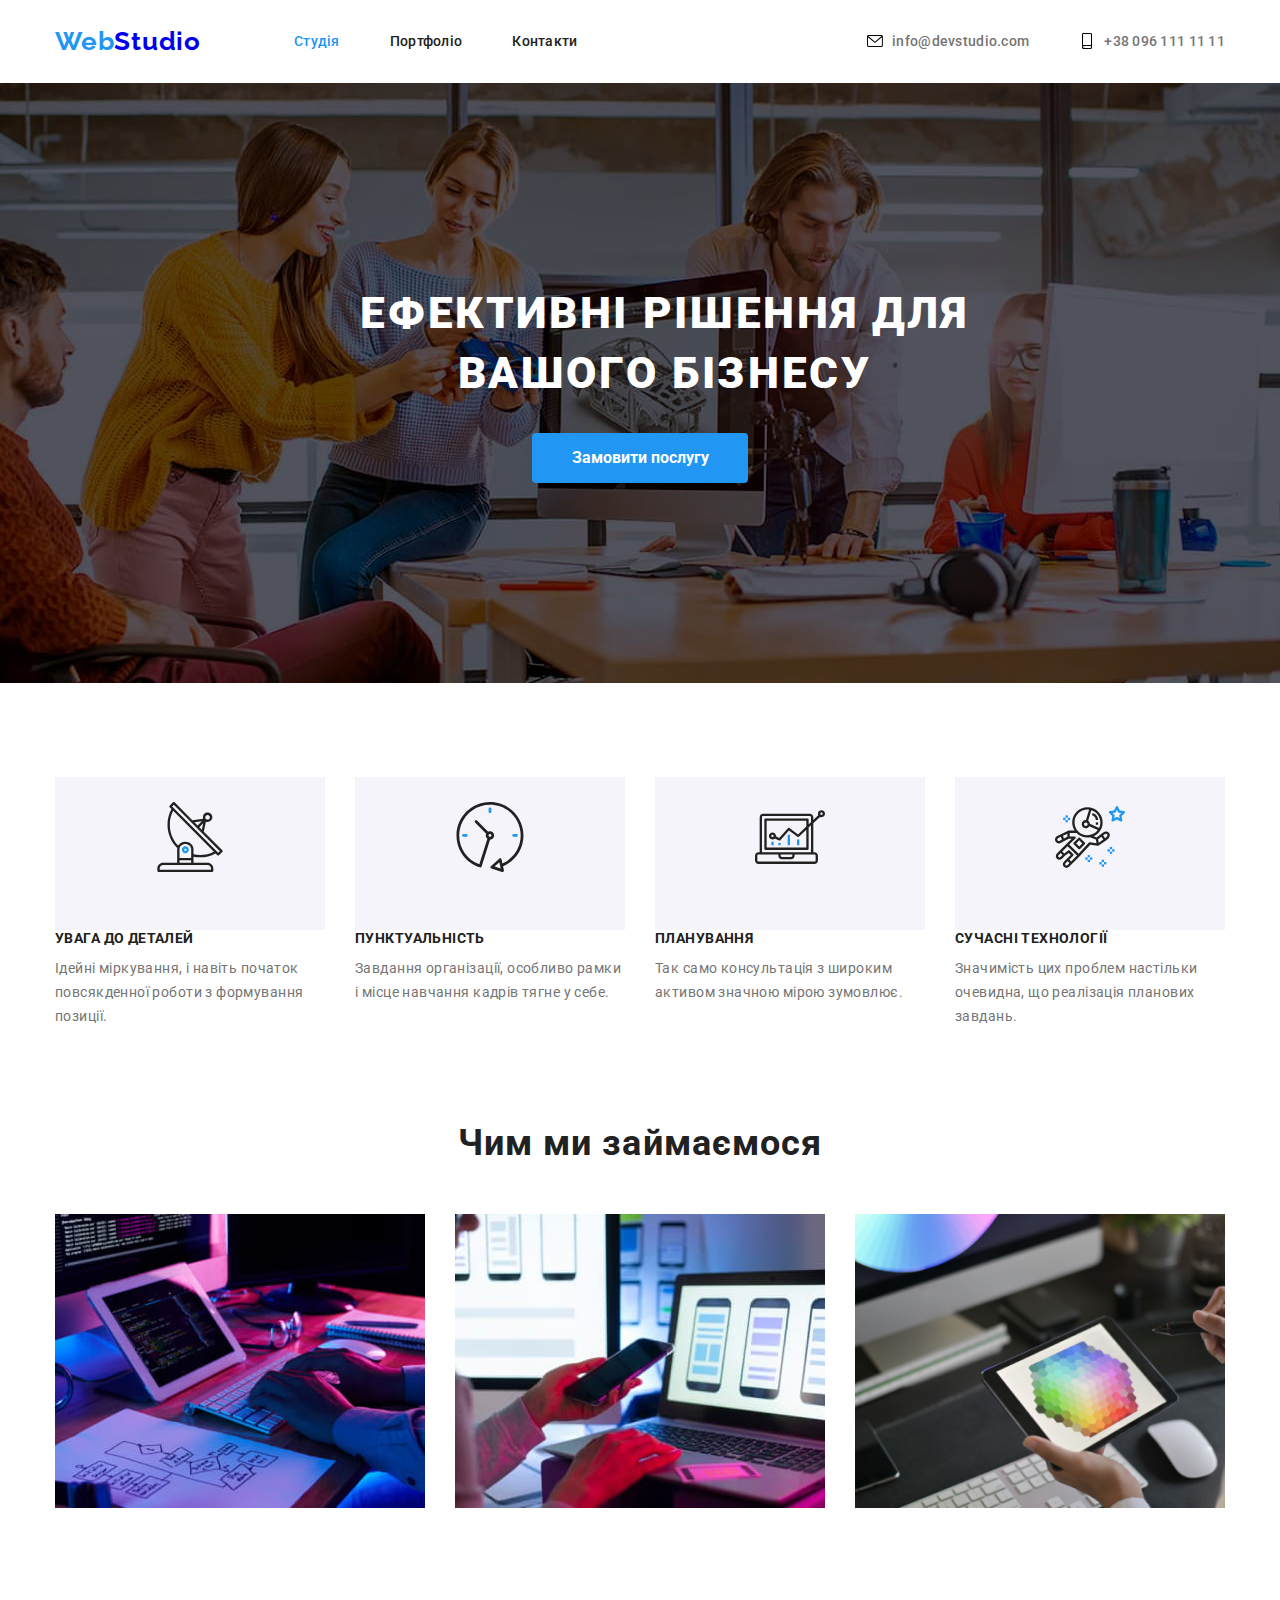
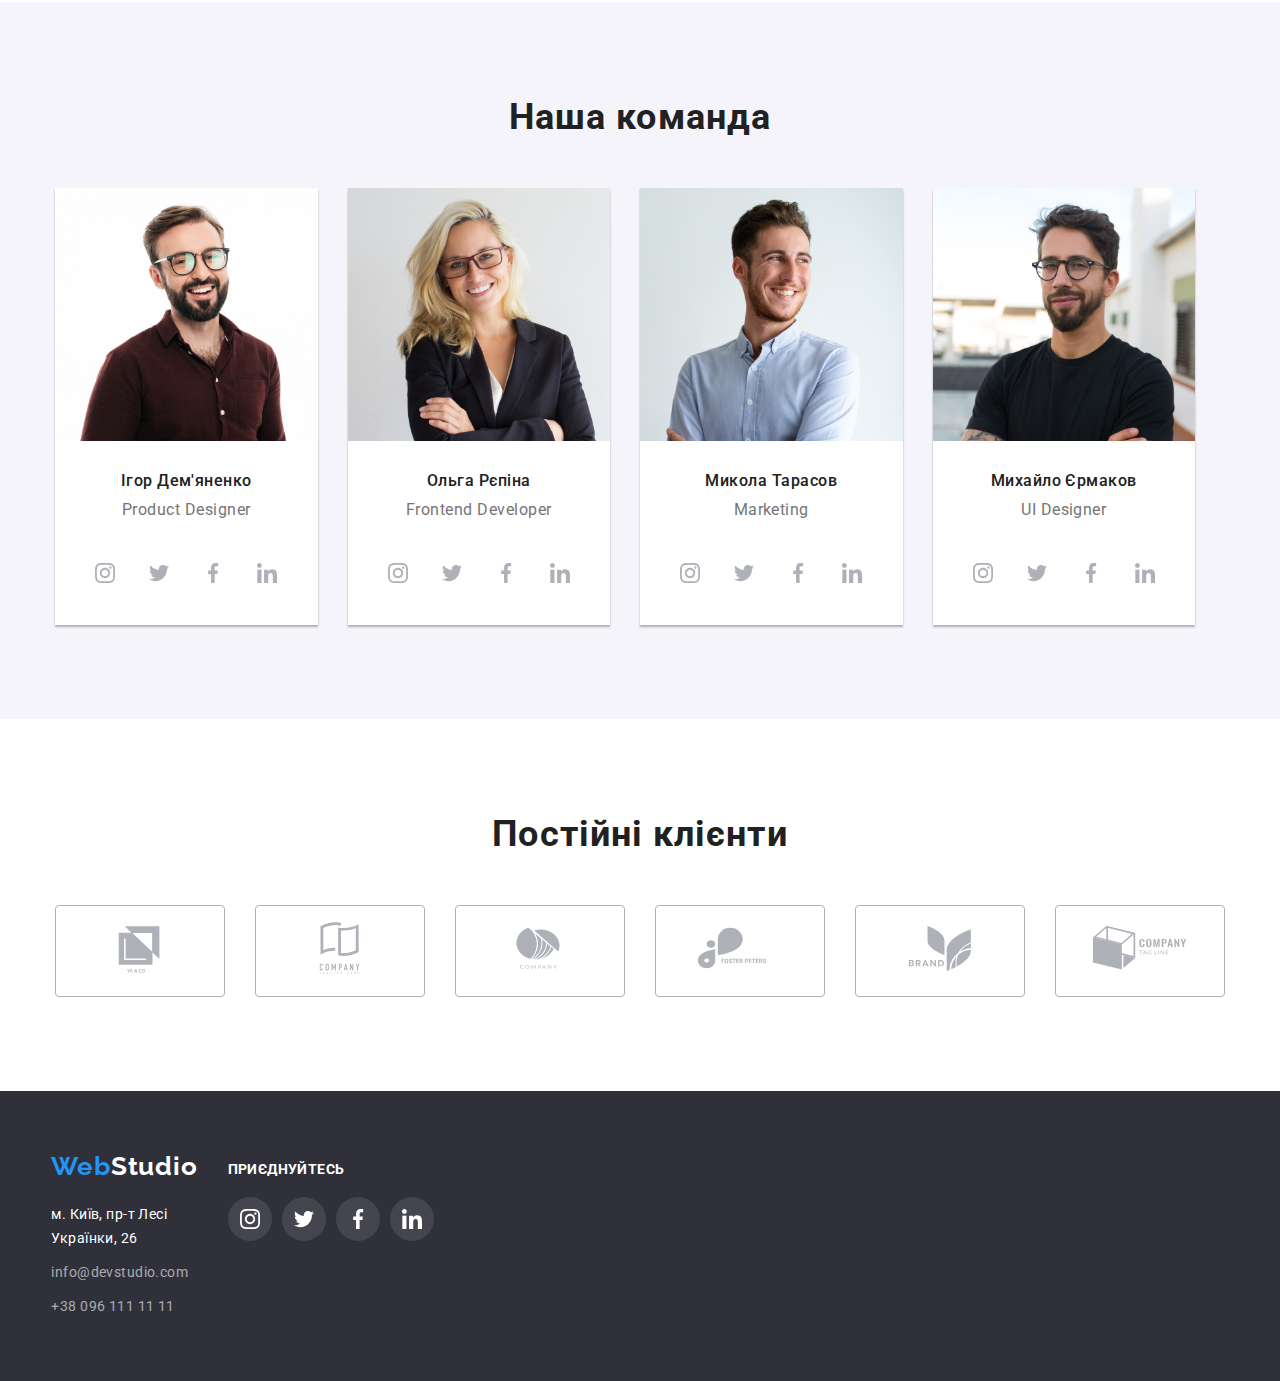
<file: index.html>
<!DOCTYPE html>
<html lang="uk">
  <head>
    <meta charset="UTF-8" />
    <meta http-equiv="X-UA-Compatible" content="IE=edge" />
    <meta name="viewport" content="width=device-width, initial-scale=1.0" />
    <title>Document</title>
    <link rel="preconnect" href="https://fonts.googleapis.com" />
    <link rel="preconnect" href="https://fonts.gstatic.com" crossorigin />
    <link
      href="https://fonts.googleapis.com/css2?family=Raleway:wght@700&family=Roboto:wght@400;500;700;900&display=swap"
      rel="stylesheet"
    />
    <link
      rel="stylesheet"
      href="https://cdnjs.cloudflare.com/ajax/libs/modern-normalize/1.1.0/modern-normalize.min.css"
    />
    <link rel="stylesheet" href="./css/styles.css" />
  </head>
  <body>
    <header class="header">
      <div class="container header-container">
        <!-- Навигация -->
        <nav class="header-container">
          <a href="./index.html" class="header-logo link"
            ><span class="web-style">Web</span>Studio</a
          >
          <ul class="header-nav-list list">
            <li class="header-list-item">
              <a
                class="header-list-link header-active-link current link"
                href="./index.html"
                >Студія</a
              >
            </li>
            <li class="header-list-item">
              <a
                class="header-list-link header-active-link link"
                href="./portfolio.html"
                >Портфоліо</a
              >
            </li>
            <li class="header-list-item">
              <a
                class="header-list-link header-active-link link"
                href="#contacts"
                >Контакти</a
              >
            </li>
          </ul>
        </nav>
        <ul class="header-contacts header-container list">
          <li class="contacts-list-item">
            <svg class="header-icon" width="16" height="12">
              <use href="./images/icons.svg#icon-envelope"></use>
            </svg>
            <a
              class="header-contacts-link header-active-link link"
              href="mailto:info@devstudio.com"
              >info@devstudio.com</a
            >
          </li>
          <li class="contacts-list-item">
            <svg class="header-icon" width="16" height="16">
              <use href="./images/icons.svg#icon-smartphone"></use>
            </svg>
            <a
              class="header-contacts-link header-active-link link"
              href="tel:+380961111111"
              >+38 096 111 11 11</a
            >
          </li>
        </ul>
      </div>
    </header>

    <!-- Уникальный контент этой страницы -->
    <main>
      <section class="hero overlay-hero">
        <div class="hero-div container">
          <h1 class="hero-text">Ефективні рішення для вашого бізнесу</h1>
          <button type="button" class="hero-button">Замовити послугу</button>
        </div>
      </section>
      <section class="main-list-item">
        <div class="container">
          <!-- визуально скрытый -->
          <h2 class="visually-hidden">h2 main</h2>
          <div class="main-div-list">
          <ul class="main-list-link list">
            <li class="main-link-item">
              <div class="icon-main-div">
                <svg class="icon-main" height="70" width="70">
                <use href="./images/icons.svg#icon-antenna"></use>
              </svg>
              </div>
              
              <h3 class="main-list-topic list">УВАГА ДО ДЕТАЛЕЙ</h2>
              <p class="main-list-paragraph">
                Ідейні міркування, і навіть початок повсякденної роботи з
                формування позиції.
              </p>
            </li>

            <li class="main-link-item">
              <div class="icon-main-div">
                <svg class="icon-main" height="70" width="70">
                <use href="./images/icons.svg#icon-clock"></use>
              </svg>

              </div>

              <h3 class="main-list-topic list">ПУНКТУАЛЬНІСТЬ</h2>
              <p class="main-list-paragraph">
                Завдання організації, особливо рамки і місце навчання кадрів
                тягне у себе.
              </p>
            </li>

            <li class="main-link-item">
              <div class="icon-main-div">
                <svg class="icon-main" height="70" width="70">
                <use href="./images/icons.svg#icon-diagram"></use>
              </svg>

              </div>
              
              <h3 class="main-list-topic list">ПЛАНУВАННЯ</h2>
              <p class="main-list-paragraph">
                Так само консультація з широким активом значною мірою зумовлює.
              </p>
            </li>

            <li class="main-link-item">
              <div class="icon-main-div">
              <svg class="icon-main" height="70" width="70">
                <use href="./images/icons.svg#icon-astronaut"></use>
              </svg>
              </div>
              <h3 class="main-list-topic list">СУЧАСНІ ТЕХНОЛОГІЇ</h2>
              <p class="main-list-paragraph">
                Значимість цих проблем настільки очевидна, що реалізація
                планових завдань.
              </p>
            </li>
          </ul>
          </div>
        </div>
      </section>
      <section class="team-section">
        <div class="container">
          <h2 class="team-topic">Чим ми займаємося</h2>
          <ul class="teamjob-images-list list">
            <li class="team-images-link">
              <img
                src="./images/comp.jpg"
                alt="программирует на пк"
                width="370"
              />
            </li>
            <li class="team-images-link">
              <img src="./images/tel.jpg" alt="телефон" width="370" />
            </li>
            <li class="team-images-link">
              <img src="./images/kub.png" alt="дизайн куба" width="370" />
            </li>
          </ul>
        </div>
      </section>

      <section class="our-team-group">
        <div class="container">
          <h2 class="team-topic">Наша команда</h2>
          <ul class="team-list-photo list">
            <li class="team-portrait-list">
              <img
                src="./images/img-3.jpg"
                width="270"
                alt="Product Designer"
              />
              <div class="team-portrait-text">
                <h3 class="team-names">Ігор Дем'яненко</h3>
                <p class="team-labor">Product Designer</p>
                <ul class="social-icons list">
                  <li class="social-items">
                    <a href="" class="social-link link"
                      ><svg class="social-icon">
                        <use
                          href="./images/icons.svg#icon-instagram"
                        ></use></svg
                    ></a>
                  </li>
                  <li class="social-items">
                    <a href="" class="social-link link"
                      ><svg class="social-icon">
                        <use href="./images/icons.svg#icon-twitter"></use></svg
                    ></a>
                  </li>
                  <li class="social-items">
                    <a href="" class="social-link link"
                      ><svg class="social-icon">
                        <use href="./images/icons.svg#icon-facebook"></use></svg
                    ></a>
                  </li>
                  <li class="social-items">
                    <a href="" class="social-link link"
                      ><svg class="social-icon">
                        <use href="./images/icons.svg#icon-linkedin"></use></svg
                    ></a>
                  </li>
                </ul>
              </div>
            </li>
            <li class="team-portrait-list">
              <img
                src="./images/img-2.jpg"
                width="270"
                alt="Frontend Developer"
              />
              <div class="team-portrait-text">
                <h3 class="team-names">Ольга Рєпіна</h3>
                <p class="team-labor">Frontend Developer</p>
                <ul class="social-icons list">
                  <li class="social-items">
                    <a href="" class="social-link link"
                      ><svg class="social-icon">
                        <use
                          href="./images/icons.svg#icon-instagram"
                        ></use></svg
                    ></a>
                  </li>
                  <li class="social-items">
                    <a href="" class="social-link link"
                      ><svg class="social-icon">
                        <use href="./images/icons.svg#icon-twitter"></use></svg
                    ></a>
                  </li>
                  <li class="social-items">
                    <a href="" class="social-link link"
                      ><svg class="social-icon">
                        <use href="./images/icons.svg#icon-facebook"></use></svg
                    ></a>
                  </li>
                  <li class="social-items">
                    <a href="" class="social-link link"
                      ><svg class="social-icon">
                        <use href="./images/icons.svg#icon-linkedin"></use></svg
                    ></a>
                  </li>
                </ul>
              </div>
            </li>
            <li class="team-portrait-list">
              <img src="./images/img-1.jpg" width="270" alt="Marketing" />
              <div class="team-portrait-text">
                <h3 class="team-names">Микола Тарасов</h3>
                <p class="team-labor">Marketing</p>
                <ul class="social-icons list">
                  <li class="social-items">
                    <a href="" class="social-link link"
                      ><svg class="social-icon">
                        <use
                          href="./images/icons.svg#icon-instagram"
                        ></use></svg
                    ></a>
                  </li>
                  <li class="social-items">
                    <a href="" class="social-link link"
                      ><svg class="social-icon">
                        <use href="./images/icons.svg#icon-twitter"></use></svg
                    ></a>
                  </li>
                  <li class="social-items">
                    <a href="" class="social-link link"
                      ><svg class="social-icon">
                        <use href="./images/icons.svg#icon-facebook"></use></svg
                    ></a>
                  </li>
                  <li class="social-items">
                    <a href="" class="social-link link"
                      ><svg class="social-icon">
                        <use href="./images/icons.svg#icon-linkedin"></use></svg
                    ></a>
                  </li>
                </ul>
              </div>
            </li>
            <li class="team-portrait-list">
              <img src="./images/img-(3).jpg" width="270" alt="UI Designer" />
              <div class="team-portrait-text">
                <h3 class="team-names">Михайло Єрмаков</h3>
                <p class="team-labor">UI Designer</p>
                <ul class="social-icons list">
                  <li class="social-items">
                    <a href="" class="social-link link"
                      ><svg class="social-icon">
                        <use
                          href="./images/icons.svg#icon-instagram"
                        ></use></svg
                    ></a>
                  </li>
                  <li class="social-items">
                    <a href="" class="social-link link"
                      ><svg class="social-icon">
                        <use href="./images/icons.svg#icon-twitter"></use></svg
                    ></a>
                  </li>
                  <li class="social-items">
                    <a href="" class="social-link link"
                      ><svg class="social-icon">
                        <use href="./images/icons.svg#icon-facebook"></use></svg
                    ></a>
                  </li>
                  <li class="social-items">
                    <a href="" class="social-link link"
                      ><svg class="social-icon">
                        <use href="./images/icons.svg#icon-linkedin"></use></svg
                    ></a>
                  </li>
                </ul>
              </div>
            </li>
          </ul>
        </div>
      </section>
      <!-- Our clients -->
      <section class="our-clients">
        <div class="container">
          <h2 class="team-topic">Постійні клієнти</h2>
          <ul class="clients-icons list">
            <li class="logo-items">
              <a href=""
                ><svg class="clients-logo">
                  <use href="./images/icons.svg#icon-logo-first"></use></svg
              ></a>
            </li>
            <li class="logo-items">
              <a href=""
                ><svg class="clients-logo">
                  <use href="./images/icons.svg#icon-logo-second"></use></svg
              ></a>
            </li>
            <li class="logo-items">
              <a href=""
                ><svg class="clients-logo">
                  <use href="./images/icons.svg#icon-logo-third"></use></svg
              ></a>
            </li>
            <li class="logo-items">
              <a href=""
                ><svg class="clients-logo">
                  <use href="./images/icons.svg#icon-logo-four"></use></svg
              ></a>
            </li>
            <li class="logo-items">
              <a href=""
                ><svg class="clients-logo">
                  <use href="./images/icons.svg#icon-logo-five"></use></svg
              ></a>
            </li>
            <li class="logo-items">
              <a href=""
                ><svg class="clients-logo">
                  <use href="./images/icons.svg#icon-logo-six"></use></svg
              ></a>
            </li>
          </ul>
        </div>
      </section>
    </main>

    <!-- футер -->
    <footer class="footer">
      <div class="footer-address container">
        <a href="./index.html" class="footer-logo link"
          ><span class="web-style">Web</span>Studio</a
        >
        <address class="fotter-address">
          <ul class="footer-address-list list">
            <li>
              <a
                class="footer-map link"
                href="https://goo.gl/maps/VGLmBFfd4AsAkcc5A"
                >м. Київ, пр-т Лесі Українки, 26</a
              >
            </li>
            <li class="footer-contacts-link">
              <a class="footer-contacts link" href="mailto:info@devstudio.com"
                >info@devstudio.com</a
              >
            </li>
            <li class="footer-contacts-link">
              <a class="footer-contacts link" href="tel:+380961111111"
                >+38 096 111 11 11</a
              >
            </li>
          </ul>
        </address>
      </div>
      <div class="social-footer container">
        <strong class="footer-social-text">приєднуйтесь</strong>
        <ul class="footer-social-icons list link">
                  <li class="footer-social-items">
                    <a href="" class="footer-social-link link"
                      ><svg class="social-icon">
                        <use
                          href="./images/icons.svg#icon-instagram"
                        ></use></svg
                    ></a>
                  </li>
                  <li class="footer-social-items">
                    <a href="" class="footer-social-link link"
                      ><svg class="social-icon">
                        <use href="./images/icons.svg#icon-twitter"></use></svg
                    ></a>
                  </li>
                  <li class="footer-social-items">
                    <a href="" class="footer-social-link link"
                      ><svg class="social-icon">
                        <use href="./images/icons.svg#icon-facebook"></use></svg
                    ></a>
                  </li>
                  <li class="footer-social-items">
                    <a href="" class="footer-social-link link"
                      ><svg class="social-icon">
                        <use href="./images/icons.svg#icon-linkedin"></use></svg
                    ></a>
                  </li>
                </ul>
      </div>
    </footer>
  </body>
</html>
</file>
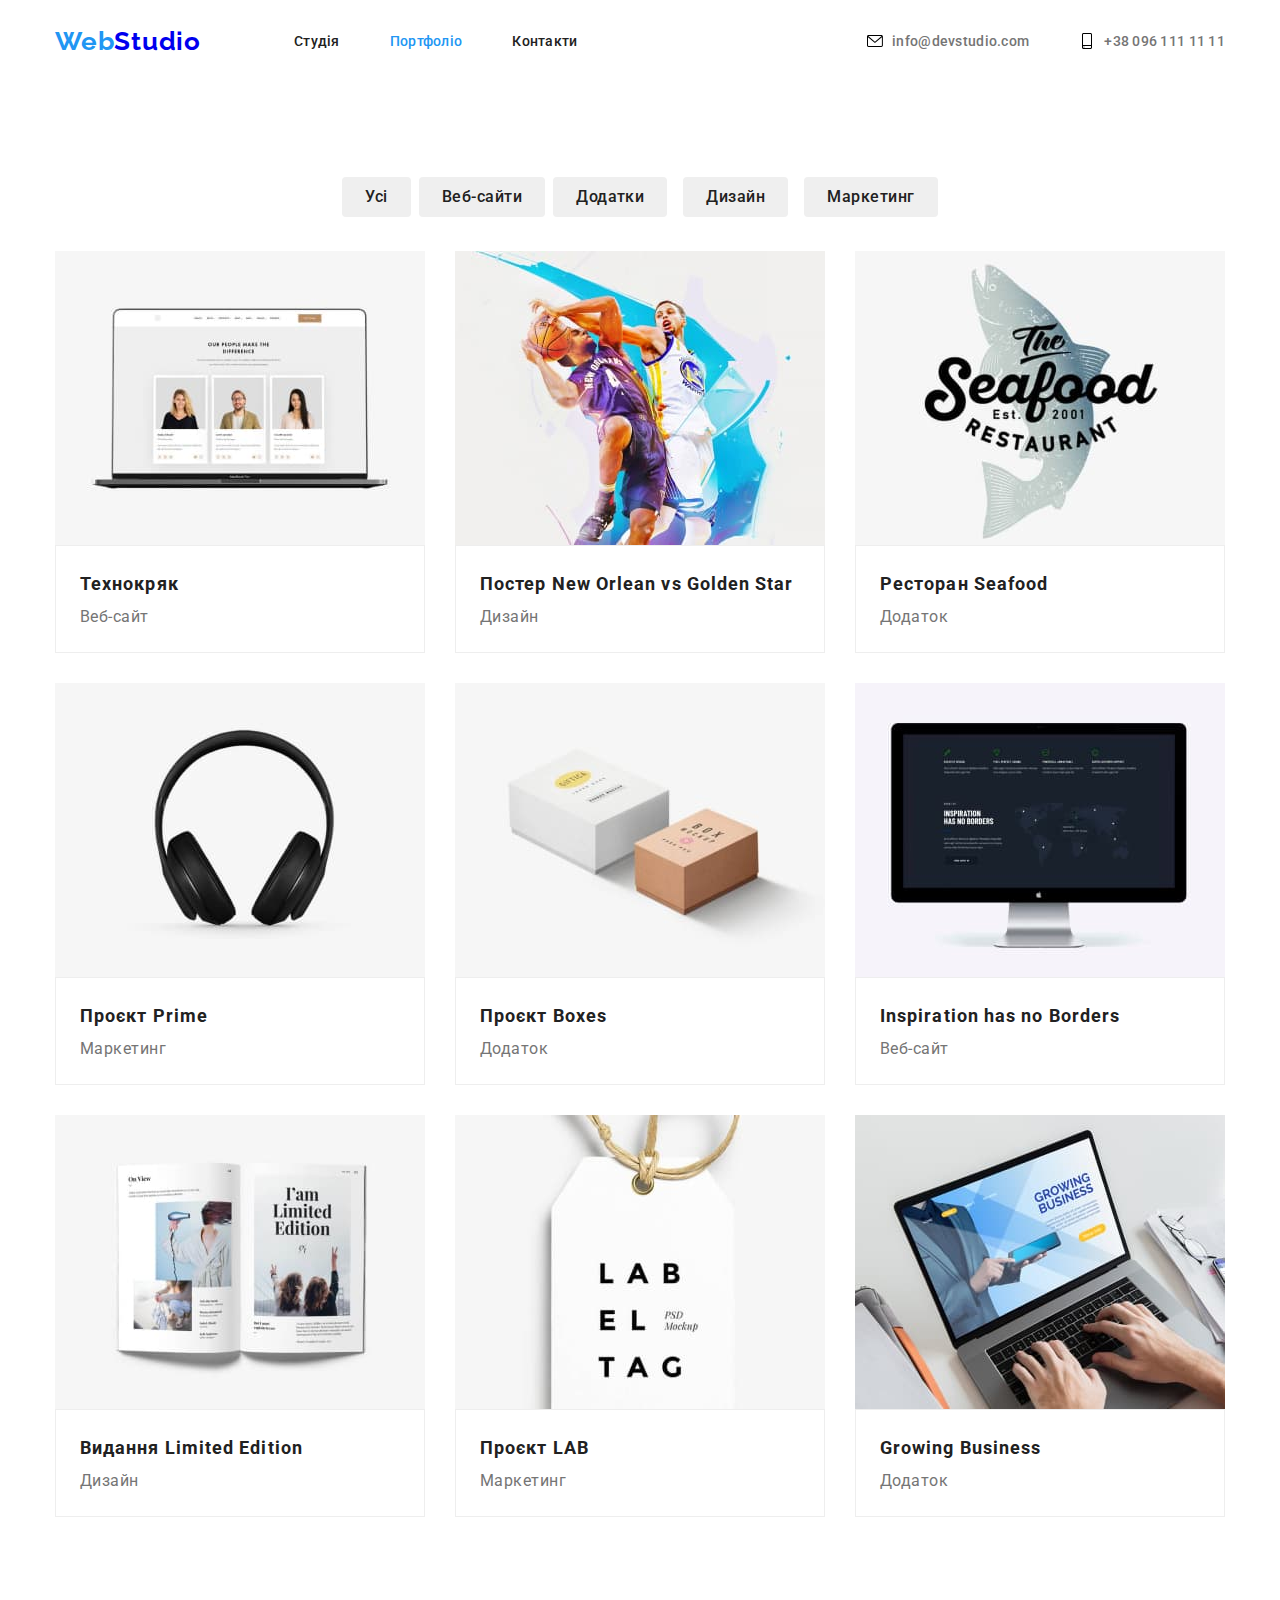
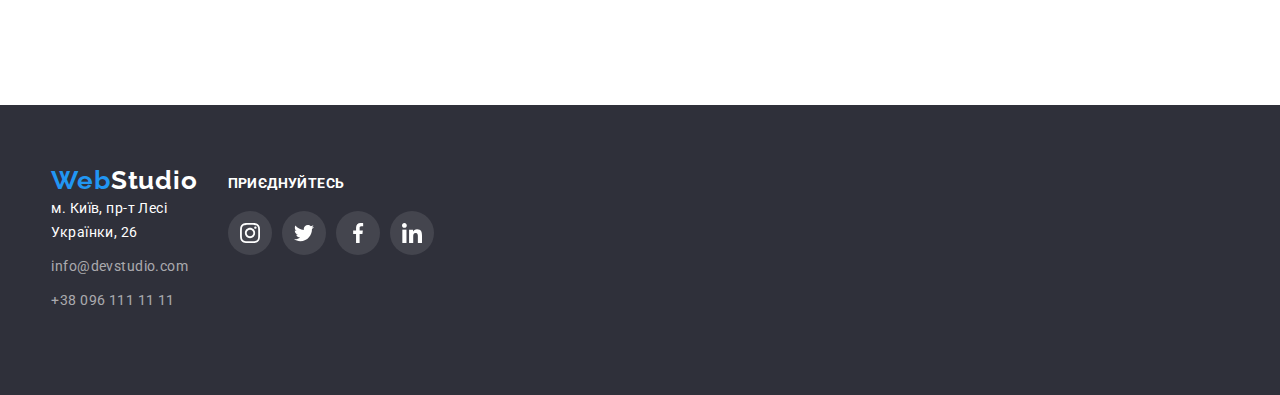
<file: portfolio.html>
<!DOCTYPE html>
<html lang="uk">
  <head>
    <meta charset="UTF-8" />
    <meta http-equiv="X-UA-Compatible" content="IE=edge" />
    <meta name="viewport" content="width=device-width, initial-scale=1.0" />
    <title>portfolio</title>
    <link rel="preconnect" href="https://fonts.googleapis.com" />
    <link rel="preconnect" href="https://fonts.gstatic.com" crossorigin />
    <link
      href="https://fonts.googleapis.com/css2?family=Raleway:wght@700&family=Roboto:wght@400;500;700;900&display=swap"
      rel="stylesheet"
    />
    <link
      rel="stylesheet"
      href="https://cdnjs.cloudflare.com/ajax/libs/modern-normalize/1.1.0/modern-normalize.min.css"
    />
    <link rel="stylesheet" href="./css/styles.css" />
  </head>
  <body>
    <header class="header">
      <div class="container header-container">
        <!-- Навигация -->
        <nav class="header-container">
          <a href="./index.html" class="header-logo link"
            ><span class="web-style">Web</span>Studio</a
          >
          <ul class="header-nav-list list">
            <li class="header-list-item">
              <a
                class="header-list-link header-active-link link"
                href="./index.html"
                >Студія</a
              >
            </li>
            <li class="header-list-item">
              <a
                class="header-list-link header-active-link current link"
                href="./portfolio.html"
                >Портфоліо</a
              >
            </li>
            <li class="header-list-item">
              <a
                class="header-list-link header-active-link link"
                href="#contacts"
                >Контакти</a
              >
            </li>
          </ul>
        </nav>
        <ul class="header-contacts header-container list">
          <li class="contacts-list-item">
            <svg class="header-icon" width="16" height="12">
              <use href="./images/icons.svg#icon-envelope"></use>
            </svg>
            <a
              class="header-contacts-link header-active-link link"
              href="mailto:info@devstudio.com"
              >info@devstudio.com</a
            >
          </li>
          <li class="contacts-list-item">
            <svg class="header-icon" width="16" height="16">
              <use href="./images/icons.svg#icon-smartphone"></use>
            </svg>
            <a
              class="header-contacts-link header-active-link link"
              href="tel:+380961111111"
              >+38 096 111 11 11</a
            >
          </li>
        </ul>
      </div>
    </header>
    <main>
      <section class="portfolio-button-navigation portfolio">
        <div class="container">
          <!-- визуально скрытый h1 -->
          <h1 class="visually-hidden-portfolio">H1 portfolio</h1>
          <!-- кнопки портфолио -->
          <ul class="portfolio-list list">
            <li class="portfolio-button-list">
              <button type="button" class="portfolio-button-text">Усі</button>
            </li>
            <li>
              <button type="button" class="portfolio-button-text">
                Веб-сайти
              </button>
            </li>
            <li class="portfolio-button-list">
              <button type="button" class="portfolio-button-text">
                Додатки
              </button>
            </li>
            <li class="portfolio-button-list">
              <button type="button" class="portfolio-button-text">
                Дизайн
              </button>
            </li>
            <li class="portfolio-button-list">
              <button type="button" class="portfolio-button-text">
                Маркетинг
              </button>
            </li>
          </ul>
          <ul class="portfolio-main list">
            <li class="portfolio-images-list">
              <a class="portfolio-main-link-button link" href="">
                <img src="./images/website.jpg" alt="design" />
                <div class="main-portfolio-text-div">
                  <h2 class="portfolio-topic-text">Технокряк</h2>
                  <p class="portfolio-paragraph">Веб-сайт</p>
                </div>
              </a>
            </li>
            <li class="portfolio-images-list">
              <a class="portfolio-main-link-button link" href="">
                <img src="./images/design.jpg" alt="baskerball design" />
                <div class="main-portfolio-text-div">
                  <h3 class="portfolio-topic-text">
                    Постер New Orlean vs Golden Star
                  </h3>
                  <p class="portfolio-paragraph">Дизайн</p>
                </div>
              </a>
            </li>
            <li class="portfolio-images-list">
              <a class="portfolio-main-link-button link" href="">
                <img src="./images/addendum.jpg" alt="restoraunt" />
                <div class="main-portfolio-text-div">
                  <h2 class="portfolio-topic-text">Ресторан Seafood</h2>
                  <p class="portfolio-paragraph">Додаток</p>
                </div>
              </a>
            </li>
            <li class="portfolio-images-list">
              <a class="portfolio-main-link-button link" href="">
                <img src="./images/marketing.jpg" alt="headphones" />
                <div class="main-portfolio-text-div">
                  <h2 class="portfolio-topic-text">Проєкт Prime</h2>
                  <p class="portfolio-paragraph">Маркетинг</p>
                </div>
              </a>
            </li>
            <li class="portfolio-images-list">
              <a class="portfolio-main-link-button link" href="">
                <img src="./images/addendumbox.jpg" alt="project boxes" />
                <div class="main-portfolio-text-div">
                  <h2 class="portfolio-topic-text">Проєкт Boxes</h2>
                  <p class="portfolio-paragraph">Додаток</p>
                </div>
              </a>
            </li>
            <li class="portfolio-images-list">
              <a class="portfolio-main-link-button link" href="">
                <img src="./images/websitepc.jpg" alt="website on pc" />
                <div class="main-portfolio-text-div">
                  <h2 class="portfolio-topic-text">
                    Inspiration has no Borders
                  </h2>
                  <p class="portfolio-paragraph">Веб-сайт</p>
                </div>
              </a>
            </li>
            <li class="portfolio-images-list">
              <a class="portfolio-main-link-button link" href="">
                <img src="./images/designbook.jpg" alt="book" />
                <div class="main-portfolio-text-div">
                  <h2 class="portfolio-topic-text">Видання Limited Edition</h2>
                  <p class="portfolio-paragraph">Дизайн</p>
                </div>
              </a>
            </li>
            <li class="portfolio-images-list">
              <a class="portfolio-main-link-button link" href="">
                <img
                  src="./images/marketingbook.jpg"
                  alt="marketing book LAB"
                />
                <div class="main-portfolio-text-div">
                  <h2 class="portfolio-topic-text">Проєкт LAB</h2>
                  <p class="portfolio-paragraph">Маркетинг</p>
                </div>
              </a>
            </li>
            <li class="portfolio-images-list">
              <a class="portfolio-main-link-button link" href="">
                <img src="./images/addendumpc.jpg" alt="about business" />
                <div class="main-portfolio-text-div">
                  <h2 class="portfolio-topic-text">Growing Business</h2>
                  <p class="portfolio-paragraph">Додаток</p>
                </div>
              </a>
            </li>
          </ul>
        </div>
      </section>
    </main>
    <!-- футер -->
    <footer class="footer footer-portfolio">
      <div class="footer-address container">
        <a href="./index.html" class="footer-logo link"
          ><span class="web-style">Web</span>Studio</a
        >
        <address class="fotter-address">
          <ul class="list">
            <li>
              <a
                class="footer-map link"
                href="https://goo.gl/maps/VGLmBFfd4AsAkcc5A"
                >м. Київ, пр-т Лесі Українки, 26</a
              >
            </li>
            <li class="footer-contacts-link">
              <a class="footer-contacts link" href="mailto:info@devstudio.com"
                >info@devstudio.com</a
              >
            </li>
            <li class="footer-contacts-link">
              <a class="footer-contacts link" href="tel:+380961111111"
                >+38 096 111 11 11</a
              >
            </li>
          </ul>
        </address>
      </div>
      <div class="social-footer container">
        <strong class="footer-social-text">приєднуйтесь</strong>
        <ul class="footer-social-icons list">
          <li class="footer-social-items">
            <a href="" class="footer-social-link link"
              ><svg class="social-icon">
                <use href="./images/icons.svg#icon-instagram"></use></svg
            ></a>
          </li>
          <li class="footer-social-items">
            <a href="" class="footer-social-link link"
              ><svg class="social-icon">
                <use href="./images/icons.svg#icon-twitter"></use></svg
            ></a>
          </li>
          <li class="footer-social-items">
            <a href="" class="footer-social-link link"
              ><svg class="social-icon">
                <use href="./images/icons.svg#icon-facebook"></use></svg
            ></a>
          </li>
          <li class="footer-social-items">
            <a href="" class="footer-social-link link"
              ><svg class="social-icon">
                <use href="./images/icons.svg#icon-linkedin"></use></svg
            ></a>
          </li>
        </ul>
      </div>
    </footer>
  </body>
</html>
</file>
<file: css/styles.css>
/* General */

:root {
  --main-color: #212121;
  --second-color: #757575;
  --background-color: #ffffff;
  --accent-color: #2196f3;
}

body {
  margin: 0;
  font-size: 14px;
  font-family: "Roboto", sans-serif;
  background-color: var(--background-color);
}

img {
  display: block;
  width: 100%;
  height: auto;
}

p,
h2,
h3 {
  margin-top: 0;
  margin-bottom: 0;
}
.container {
  width: 1200px;
  margin-left: auto;
  margin-right: auto;
  padding-left: 15px;
  padding-right: 15px;
}

.link {
  text-decoration: none;
}

.list {
  padding: 0;
  margin: 0;
  list-style: none;
}

/* Хеадер */

.header {
  border-bottom: 100%;
}

.header-list-link {
  font-weight: 500;
  font-size: 14px;
  line-height: calc(16 / 12);
  letter-spacing: 0.02em;
  color: var(--main-color);
}

.current {
  color: var(--accent-color);
}

.header-logo {
  font-family: "Raleway", sans-serif;
  font-weight: 700;
  font-size: 26px;
  line-height: calc(31 / 26);
  letter-spacing: 0.03em;
}

.web-style {
  color: var(--accent-color);
}

.header-active-link:focus,
.contacts-list-item:hover,
.header-active-link:hover {
  color: var(--accent-color);
}

.contacts-list-item {
  align-items: center;
  justify-content: center;
  display: flex;
}

.header-contacts-link {
  font-weight: 500;
  font-size: 14px;
  line-height: calc(16 / 14);
  letter-spacing: 0.02em;
  color: var(--second-color);
}

.header-logo {
  display: flex;
  padding-top: 25px;
  padding-bottom: 25px;
  margin-right: 93px;
}

.header-nav-list {
  display: flex;
}
/* крайняя геометрия */
.header-list-item:not(:last-child),
.contacts-list-item:not(:last-child) {
  margin-right: 50px;
}

.header-list-link {
  padding-top: 32px;
  padding-bottom: 32px;
  display: block;
}

.header-container {
  align-items: center;
  display: flex;
  justify-content: space-between;
}

.header-icon {
  fill: currentColor;
  display: inline-block;
  margin-right: 9px;
  cursor: pointer;
}

.header-icon:hover {
  fill: var(--accent-color);
}

/* Hero */

.hero {
  background: #2f303a;
  text-align: center;
  padding-top: 200px;
  padding-bottom: 200px;
}

.overlay-hero {
  display: block;
  background-size: cover;
  background-repeat: no-repeat;
  background-position: center;
  margin-left: auto;
  margin-right: auto;
  max-width: 1600px;
  height: 600px;
  background-image: linear-gradient(
      to right,
      rgba(0, 0, 0, 0.4),
      rgba(0, 0, 0, 0.4)
    ),
    url("../images/hero-image.jpg");
}

.hero-text {
  font-weight: 900;
  font-size: 44px;
  line-height: calc(60 / 44);
  letter-spacing: 0.06em;
  text-transform: uppercase;
  color: var(--background-color);
  margin-bottom: 30px;
  margin-top: 0;
  width: 70%;
  text-align: center;
  margin-left: 200px;
}

.hero-button {
  font-family: inherit;
  cursor: pointer;
  font-weight: 700;
  font-size: 16px;
  line-height: calc(30 / 16);
  color: var(--background-color);
  background-color: var(--accent-color);
  text-align: center;
  border: 1px solid transparent;

  width: 216px;
  height: 50px;
  display: inline-flex;
  align-items: center;
  justify-content: center;
  border-radius: 4px;
}

.hero-button:hover,
.hero-button:focus {
  background-color: #188ce8;
}

/* Main */

.main-list-item {
  padding-bottom: 94px;
  padding-top: 94px;
}

.main-list-link {
  display: flex;
  gap: 30px;
}

.main-link-item {
  flex-basis: calc((100% - 90px) / 4);
}

.team-section {
  padding-bottom: 94px;
}

.team-images-link:nth-child(2) {
  margin-right: 30px;
  margin-left: 30px;
}

.main-list-topic {
  font-weight: 700;
  font-size: 14px;
  line-height: calc(16 / 14);
  letter-spacing: 0.03em;
  text-transform: uppercase;
  color: var(--main-color);
}

.main-list-paragraph {
  font-size: 14px;
  line-height: calc(24 / 14);
  letter-spacing: 0.03em;
  color: var(--second-color);
  margin-top: 10px;
  margin-bottom: 0;
}

.visually-hidden {
  position: absolute;
  width: 1px;
  height: 1px;
  margin: -1px;
  border: 0;
  padding: 0;

  white-space: nowrap;
  clip-path: inset(100%);
  clip: rect(0 0 0 0);
  overflow: hidden;
}

/* просто практиковался потом изменю на правильно */

.icon-main {
  display: inline-block;
  margin-left: 100px;
  margin-right: 100px;
  margin-top: 25px;
  margin-bottom: 55px;
}

.icon-main-div {
  background-color:#F5F4FA;;
}


.main-div-list {
  display: flex;
  align-items: center;
  justify-content: center;
}

/* our team */

.team-list-photo {
  display: flex;
}

.social-items,
.social-icons {
  display: flex;
  justify-content: center;
  margin-top: 16px;
}

.social-items {
  width: 44px;
  height: 44px;
  margin-right: 10px;
}

.social-icons .social-link {
  width: 100%;
  height: 100%;
  display: flex;
  justify-content: center;
  align-items: center;
  fill: #afb1b8;
}

.social-icons .social-link:hover {
  background-color: var(--accent-color);
  border-radius: 50%;
  fill: #ffffff;
}

.social-icon {
  width: 20px;
  height: 20px;
}

.social-items:last-child {
  margin-right: 0px;
}

.team-portrait-list {
  box-shadow: 0px 2px 2px 0px rgba(0, 0, 0, 0.3);
  background-color: #ffffff;
}

.team-portrait-list:nth-child(2n) {
  margin-right: 30px;
  margin-left: 30px;
}

.team-topic {
  font-weight: 700;
  font-size: 36px;
  line-height: calc(42 / 36);
  letter-spacing: 0.03em;
  color: var(--main-color);
  text-align: center;
  margin-bottom: 50px;
}

.team-names {
  font-weight: 500;
  font-size: 16px;
  line-height: calc(19 / 16);
  letter-spacing: 0.03em;
  color: var(--main-color);
  text-align: center;

  margin-bottom: 10px;
}

.team-portrait-text {
  padding-top: 30px;
  padding-bottom: 30px;
}

.our-team-group {
  padding-bottom: 94px;
  padding-top: 94px;
  background-color: #F5F4FA;
}

.team-labor {
  font-size: 16px;
  line-height: calc(19 / 16);
  letter-spacing: 0.03em;
  color: var(--second-color);
  text-align: center;
}

/* our clients */

.clients-icons {
  display: flex;
}

.logo-items {
  width: 170px;
  height: 92px;
  margin-right: 30px;
  border: 1px solid #afb1b8;
  border-radius: 4px;
  cursor: pointer;
}

.clients-logo {
  width: 106px;
  height: 60px;
  fill: #afb1b8;
}

.clients-logo:hover,
.logo-items:hover {
  fill: var(--accent-color);
  border-color: var(--accent-color);
}

.logo-items:last-child {
  margin-right: 0px;
}

.our-clients {
  padding-bottom: 94px;
  padding-top: 94px;
}

.clients-icons,
.logo-items {
  display: flex;
  justify-content: center;
  align-items: center;
}

/*Footer*/

.footer {
  background: #2f303a;
  padding-top: 60px;
  padding-bottom: 60px;
  justify-content: center;
  display: flex;
}

.fotter-address {
  font-style: normal;
}

.footer-logo {
  font-family: "Raleway", sans-serif;
  font-style: normal;
  font-weight: 700;
  font-size: 26px;
  line-height: 31px;
  letter-spacing: 0.03em;
  color: var(--background-color);
}

.footer-address-list {
  margin-top: 20px;
}


.footer-map {
  font-size: 14px;
  line-height: calc(24 / 14);
  letter-spacing: 0.03em;
  color: var(--background-color);
}

.footer-contacts {
  font-size: 14px;
  line-height: 24px;
  letter-spacing: 0.03em;
  color: #ffffff99;
}

.footer-contacts-link:not(:last-child) {
  margin-top: 10px;
  margin-bottom: 10px;
}

.footer-map:hover {
  color: var(--accent-color);
}

.footer-contacts:hover,
.footer-map:hover,
.footer-contacts:focus,
.footer-map:focus {
  color: var(--accent-color);
}

.footer-address {
  margin-left: 215px;
  margin-right: 0px;
}



/* социа футера */
.social-footer {
  margin-top: 10px;
  margin-right: 1000px;
  margin-bottom: 100px;
  justify-content: center;
}

.footer-social-text {
  font-weight: 700;
  font-size: 14px;
  line-height: 16px;
  letter-spacing: 0.03em;
  text-transform: uppercase;
  color: var(--background-color);
  width: 116px;
  height: 16px;
}

.footer-social-items,
.footer-social-icons {
  display: flex;
}

.footer-social-icons .footer-social-link {
  width: 100%;
  height: 100%;
  display: flex;
  justify-content: center;
  align-items: center;
  fill: #ffffff;
  background-color: rgba(255, 255, 255, 0.1);
  border-radius: 50%;
  margin-top: 20px;
}

.footer-social-items {
  width: 44px;
  height: 44px;
  margin-right: 10px;
}

.footer-social-icons .footer-social-link:hover {
  background-color: var(--accent-color);
  border-radius: 50%;
  fill: #ffffff;
}

.social-icon {
  width: 20px;
  height: 20px;
}

.social-items:last-child {
  margin-right: 0px;
}

/* PORTFOLIO */

.portfolio-button-navigation {
  padding-top: 94px;
  padding-bottom: 94px;
}

.portfolio-list {
  display: flex;
  align-items: center;
  justify-content: center;
}

.portfolio-main {
  display: flex;
  flex-wrap: wrap;
  margin-top: 34px;
  align-items: center;
  gap: 30px;
}

.main-portfolio-text-div {
  padding-top: 20px;
  padding-bottom: 20px;
  padding-left: 24px;
  padding-right: 24px;
  border: 1px solid #eeeeee;
}

.teamjob-images-list {
  display: flex;
}

.portfolio-topic-text {
  font-weight: 700;
  font-size: 18px;
  line-height: 36px;
  letter-spacing: 0.06em;
  color: var(--main-color);
}

.portfolio-paragraph {
  font-weight: 400;
  font-size: 16px;
  line-height: 30px;
  letter-spacing: 0.03em;
  color: var(--second-color);
}

.portfolio-button-text {
  font-family: inherit;
  cursor: pointer;
  font-weight: 500;
  font-size: 16px;
  line-height: 26px;
  letter-spacing: 0.03em;
  color: var(--main-color);
  border-radius: 4px;
  padding: 6px 22px;
  text-align: center;
  border: 1px solid transparent;
}

.portfolio-button-text:hover,
.portfolio-button-text:focus {
  color: var(--background-color);
  background-color: var(--accent-color);
  padding: 6px 22px;
  border-radius: 4px;
}

.portfolio-button-list {
  padding-right: 8px;
  padding-left: 8px;
}

.visually-hidden-portfolio {
  position: absolute;
  width: 1px;
  height: 1px;
  margin: -1px;
  border: 0;
  padding: 0;
  white-space: nowrap;
  clip-path: inset(100%);
  clip: rect(0 0 0 0);
  overflow: hidden;
}

.footer-portfolio {
  margin-top: 94px;
}

.portfolio-main-link-button:hover {
  display: block;
  box-shadow: 0px 2px 2px 0px rgba(0, 0, 0, 0.3);
}
</file>
